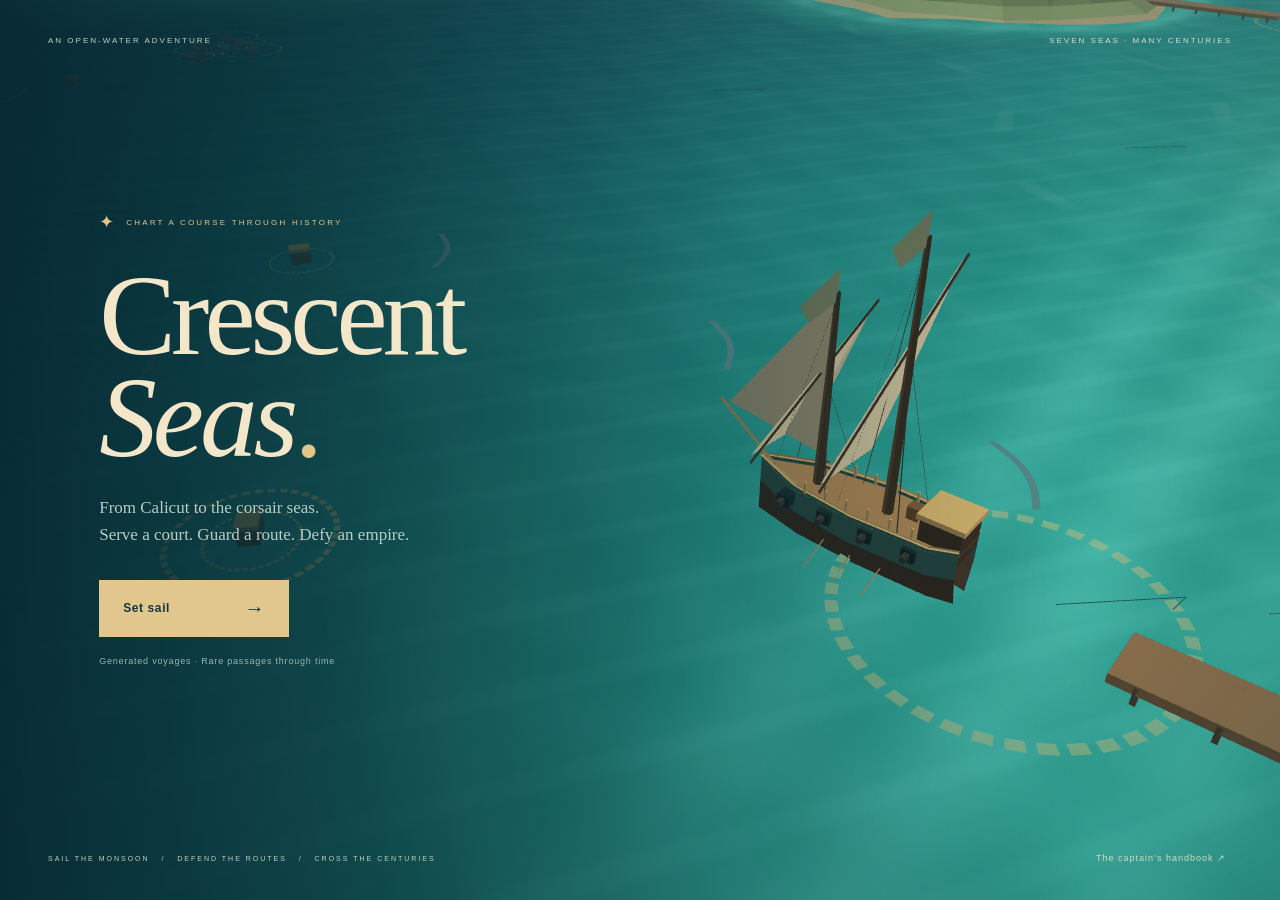
<file: index.html>
<!doctype html>
<html lang="en">
<head>
  <meta charset="utf-8">
  <meta name="viewport" content="width=device-width, initial-scale=1, viewport-fit=cover">
  <meta name="theme-color" content="#092e35">
  <meta name="description" content="An open-world naval adventure across the Muslim maritime world. Protect trade, confront colonial fleets, and discover rare passages between seas and centuries.">
  <title>Crescent Seas · Empires of the Monsoon</title>
  <link rel="icon" href="data:image/svg+xml,%3Csvg xmlns='http://www.w3.org/2000/svg' viewBox='0 0 64 64'%3E%3Crect width='64' height='64' rx='14' fill='%230d3439'/%3E%3Cpath d='M32 8v37H13l19-37M36 17v28h17L36 17M9 49h48l-8 9H17z' fill='%23e3c68a'/%3E%3C/svg%3E">
  <link rel="stylesheet" href="style.css?v=11">
</head>
<body>
  <main id="game-shell">
    <canvas id="sea" tabindex="0" aria-label="3D sailing game. Left and right arrows steer, hold up to row; V, X, Z set full, reefed, furled sails. Space fires a broadside. E docks, B boards. M opens the chart. Escape pauses."></canvas>
    <div class="film-grain" aria-hidden="true"></div>
    <div id="game-ui" hidden>
      <header class="topbar">
        <a class="brand" href="#" id="brand-button" aria-label="Open voyage journal"><span class="brand-mark">☾</span><span>CRESCENT SEAS<small>EMPIRES OF THE MONSOON</small></span></a>
        <div class="top-stats"><div><small>GOLD</small><strong id="gold">320</strong></div><div><small>CARGO VALUE</small><strong id="cargo">0</strong></div><div class="date-stat"><small>AT SEA</small><strong id="day">Day 01</strong></div><button id="sound" class="square" title="Enable sound" aria-label="Enable sound">♫</button><button id="pause" class="square" title="Pause (Escape)" aria-label="Pause game">Ⅱ</button></div>
      </header>
      <div class="world-strip"><button id="atlas-button"><span id="world-region">MALABAR & GUJARAT · 1530</span> <kbd>G</kbd> ↗</button><span id="service-label"></span><button id="codex-button">History & legend ↗</button></div>
      <aside class="commission-panel"><div class="eyebrow"><span class="diamond">◆</span> SEA COMMISSION <span id="act">1 / 2</span></div><h1 id="mission-title">Convoy supplies in the shallows</h1><p id="mission-text"></p><div class="mission-progress"><span id="mission-progress"></span></div><button class="text-button" id="journal-button">Open captain’s journal <span>J ↗</span></button></aside>
      <aside id="target-card" class="target-card" hidden><div class="eyebrow" id="target-role">ARMED IMPERIAL FLEET</div><h2 id="target-name"></h2><div class="target-health"><span id="target-hull"></span></div><p id="target-detail"></p><button id="board-button" class="text-button" hidden>Launch boarding party <span>B ↗</span></button></aside>
      <div id="world-labels" aria-hidden="true"></div>
      <div id="messages" class="messages" role="status" aria-live="polite"></div>
      <div id="loss-overlay" hidden aria-live="polite"><span class="eyebrow">SHIP LOST</span><h2>Abandon ship.</h2><p>Your crew is pulling clear of the wreck.</p><progress id="rescue-progress" value="0" max="5.8" aria-label="Rescue progress"></progress></div>
      <div id="context" class="context" hidden><span id="context-text"></span><button id="context-button">E · ENTER PORT</button></div>
      <section class="ship-panel" aria-label="Your ship status"><div class="ship-title"><span class="ship-icon">⛵</span><div><small id="ship-class">8-GUN COASTAL CRAFT</small><strong id="ship-name">Safina</strong></div><button id="ship-details" class="square" aria-label="Ship details">↗</button></div><div class="ship-meters"><label>HULL <span id="hull-text">100%</span><div class="meter"><i id="hull-fill"></i></div></label><label>SAILS <span id="sails-text">100%</span><div class="meter sails"><i id="sails-fill"></i></div></label><label>CREW <span id="crew-text">40</span><div class="meter crew"><i id="crew-fill"></i></div></label></div></section>
      <section class="helm-panel" aria-label="Sailing and ammunition"><div class="sailing-readout"><div><strong id="speed">0.0</strong><small>KNOTS</small></div><div class="sail-switch"><button id="full-sails" class="active" title="Full sails (V): fastest with favorable wind; wide turns and greatest storm exposure">FULL SAILS <kbd>V</kbd></button><button id="reef-sails" title="Reef sails (X): 65% sail drive, 42% faster turns, half the storm damage to sails">REEFED <kbd>X</kbd></button><button id="furl-sails" title="Furl sails (Z / ↓): no wind drive; best rowing into headwinds and least storm exposure">FURLED <kbd>Z</kbd></button></div><div class="wind-readout"><span id="wind-arrow">↑</span><div><small>WIND TO</small><strong id="wind-speed">12 kn</strong></div></div></div><p id="sail-guidance" class="sea-guidance">Full sails · best speed with favorable wind</p><div class="sea-directions" aria-label="Wind and current directions"><span id="wind-course"></span><span><b id="current-arrow" aria-hidden="true">↑</b> <span id="current-readout">Current · slack</span></span></div><div class="propulsion-row"><button id="row-hold" data-hold="row">HOLD TO ROW <kbd>↑ / W</kbd></button><div class="oar-status"><span id="oars-state">OARS READY</span><i><b id="oars-fill"></b></i></div></div><div class="battery"><div class="ammo-buttons" role="group" aria-label="Cannon ammunition"><button data-ammo="round" class="active" title="Round shot: hull damage, longest range"><span class="ammo-icon">●</span> ROUND <kbd>1</kbd></button><button data-ammo="chain" title="Chain shot: disable sails, medium range"><span class="ammo-icon">∞</span> CHAIN <kbd>2</kbd></button><button data-ammo="grape" title="Grape shot: reduce crew, short range"><span class="ammo-icon">⁙</span> GRAPE <kbd>3</kbd></button></div><button id="fire" class="fire-button"><span id="fire-text">FIRE BROADSIDE</span><small id="reload-text">SPACE</small><i id="reload-fill"></i></button></div></section>
      <aside class="chart-panel"><div class="chart-heading"><span class="eyebrow">LOCAL WATERS</span><button id="map-button" aria-label="Open world chart">M ⤢</button></div><canvas id="minimap" width="220" height="155" aria-label="Local sea chart"></canvas><div class="chart-footer"><span id="location">MALABAR COAST</span><span id="weather">FAIR WINDS</span></div></aside>
      <footer class="control-strip"><span><kbd>←</kbd><kbd>→</kbd> Helm</span><span><kbd>↑</kbd> Row</span><span><kbd>F</kbd> Sails</span><span><kbd>SPACE</kbd> Broadside</span><span><kbd>B</kbd> Board</span><span><kbd>E</kbd> Port</span><span><kbd>M</kbd> Chart</span><span class="camera-tip">Drag to orbit · Scroll to zoom · <kbd>C</kbd> Camera</span></footer>
      <div class="touch-helm"><button data-hold="left" aria-label="Steer left">↶</button><button data-hold="right" aria-label="Steer right">↷</button></div>
    </div>
    <section id="welcome" class="welcome">
      <div class="welcome-top"><span>AN OPEN-WATER ADVENTURE</span><span>SEVEN SEAS · MANY CENTURIES</span></div>
      <div class="welcome-copy"><div class="title-rule">✦ <span>CHART A COURSE THROUGH HISTORY</span></div><h1>Crescent<br><em class="seas-word">Seas</em><span>.</span></h1><p>From Calicut to the corsair seas.<br>Serve a court. Guard a route. Defy an empire.</p><button id="start" class="primary">Set sail <span>→</span></button><button id="continue" class="continue" hidden>Continue your voyage ↗</button><small class="welcome-note">Generated voyages · Rare passages through time</small></div>
      <div class="welcome-bottom"><span>SAIL THE MONSOON &nbsp; / &nbsp; DEFEND THE ROUTES &nbsp; / &nbsp; CROSS THE CENTURIES</span><button id="welcome-help">The captain’s handbook ↗</button></div>
    </section>
    <dialog id="modal"><div id="modal-content"></div></dialog>
    <div id="webgl-error" hidden><h1>Your browser couldn’t launch the sea.</h1><p>This game needs WebGL. Enable hardware acceleration or try another browser.</p></div>
    <noscript>This adventure needs JavaScript enabled.</noscript>
  </main>
  <script src="src/worlds.js?v=10"></script>
  <script src="src/engine.js?v=11"></script>
  <script src="src/renderer.js?v=11"></script>
  <script src="src/art.js?v=10"></script>
  <script src="src/audio.js?v=10"></script>
  <script src="src/game.js?v=11"></script>
</body>
</html>
</file>
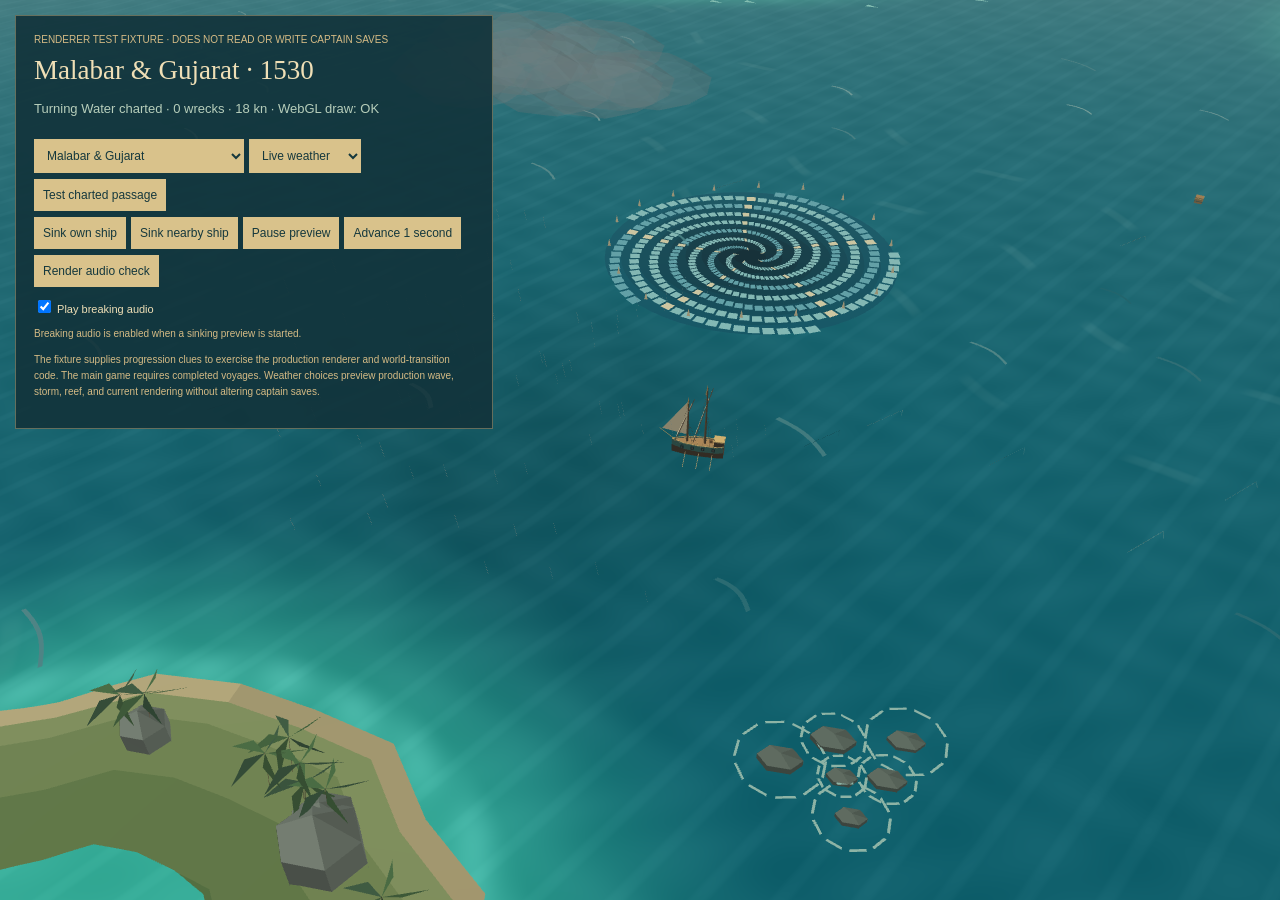
<file: tests/visual.html>
<!doctype html><html lang="en"><meta charset="utf-8"><meta name="viewport" content="width=device-width,initial-scale=1"><title>Crescent Seas · renderer QA</title>
<style>body{margin:0;background:#173a42;color:#efdfb6;font:13px Arial}canvas{position:absolute;inset:0;width:100%;height:100%}aside{position:absolute;top:15px;left:15px;right:15px;background:#12333be8;border:1px solid #e0c48a66;padding:18px;max-width:440px}button,select{background:#d9c28b;color:#15383d;border:0;padding:9px;font:12px Arial;margin:6px 5px 0 0}p{line-height:1.6;color:#b7cebb}h1{font:27px Georgia;margin:10px 0}.note{font-size:10px;color:#d5bb85}</style>
<canvas id="sea"></canvas><aside><div class="note">RENDERER TEST FIXTURE · DOES NOT READ OR WRITE CAPTAIN SAVES</div><h1 id="place"></h1><p id="status"></p><select id="world" aria-label="Test sea"></select><select id="weather-mode" aria-label="Test weather"><option value="live">Live weather</option><option value="breeze">Fresh breeze</option><option value="storm">Storm & reefs</option></select><button id="cross">Test charted passage</button><div><button id="sink-self">Sink own ship</button><button id="sink-other">Sink nearby ship</button><button id="freeze">Pause preview</button><button id="advance">Advance 1 second</button><button id="audio-check">Render audio check</button><label style="display:block;margin-top:10px;font-size:11px"><input type="checkbox" id="preview-sound" checked> Play breaking audio</label></div><p id="audio-status" class="note">Breaking audio is enabled when a sinking preview is started.</p><p class="note">The fixture supplies progression clues to exercise the production renderer and world-transition code. The main game requires completed voyages. Weather choices preview production wave, storm, reef, and current rendering without altering captain saves.</p></aside>
<script src="../src/audio.js"></script><script src="../src/worlds.js"></script><script src="../src/engine.js"></script><script src="../src/renderer.js?v=11"></script><script>
const C=globalThis.Corsair,r=new CorsairRenderer(document.querySelector('canvas'));let state,last=performance.now();
const choose=document.querySelector('select');choose.innerHTML=Object.values(C.WORLDS).map(w=>`<option value="${w.id}">${w.name}</option>`).join('');
function select(id){state=C.create(51,id);state.complete=true;state.voyagesCompleted=3;state.turning.fragments=3;C.updateGate(state);state.player.x=state.gate.x;state.player.z=state.gate.z+200;r.distance=410;r.height=.8;r.follow={x:state.player.x,z:state.player.z};document.querySelector('h1').textContent=C.world(state).name+' · '+C.world(state).year;choose.value=id;}
function weatherMode(){const mode=document.querySelector('#weather-mode').value;state.atmosphere.disabled=mode!=='live';if(mode!=='live'){state.weather=[];state.wind.strength=mode==='storm'?26:17;state.wind.angle=2.4;}if(mode==='storm'){state.weather=[{x:state.player.x+40,z:state.player.z+30,r:300,seed:14,intensity:.95,kind:'Storm'}];state.hazards=[{kind:'reef',x:state.player.x+120,z:state.player.z+70,r:36,seed:5},{kind:'current',x:state.player.x-100,z:state.player.z+50,r:90,angle:2,strength:4,seed:3}];}}
choose.onchange=()=>{select(choose.value);weatherMode();};document.querySelector('#weather-mode').onchange=weatherMode;document.querySelector('button').onclick=()=>{if(!state.gate)return;state.player.x=state.gate.x;state.player.z=state.gate.z;C.travel(state,state.gate.destinations[0]);document.querySelector('h1').textContent=C.world(state).name+' · '+C.world(state).year;choose.value=state.worldId;};
let paused=false,sound=null;
function startSound(){if(!document.querySelector('#preview-sound').checked)return;if(!sound){const ctx=new AudioContext(),gain=ctx.createGain();gain.gain.value=.35;gain.connect(ctx.destination);sound={ctx,gain,noise:CrescentAudio.createNoise(ctx)};}sound.ctx.resume();}
function dispatch(){for(const e of state.events){r.emit(e);if(e.type==='sink'&&sound)CrescentAudio.shipBreak(sound.ctx,sound.gain,sound.noise);}state.events=[];}
function prepareLoss(){if(sound){sound.ctx.close();sound=null;}select(choose.value);state.weather=[];state.atmosphere.disabled=true;state.hazards=[];state.gate=null;state.player.sail=-1;state.ships=[];r.distance=190;paused=false;document.querySelector('#freeze').textContent='Pause preview';startSound();}
document.querySelector('#sink-self').onclick=()=>{prepareLoss();state.player.hull=0;C.step(state);dispatch();};
document.querySelector('#sink-other').onclick=()=>{prepareLoss();const enemy=C.create(54,state.worldId).ships.find(v=>!v.friendly);enemy.x=state.player.x+50;enemy.z=state.player.z-30;enemy.angle=.7;state.ships=[enemy];C.defeatShip(state,enemy);dispatch();};
document.querySelector('#freeze').onclick=()=>{paused=!paused;document.querySelector('#freeze').textContent=paused?'Resume preview':'Pause preview';if(sound)paused?sound.ctx.suspend():sound.ctx.resume();};
function step(dt){if(state.phase==='sinking'||state.wrecks.length)C.step(state,{},dt);else if(state.phase!=='port'){state.time+=dt;C.updateWeather(state,dt);}dispatch();}
document.querySelector('#advance').onclick=()=>{paused=true;document.querySelector('#freeze').textContent='Resume preview';for(let j=0;j<60;j++)step(1/60);if(sound)sound.ctx.suspend();};
document.querySelector('#audio-check').onclick=async()=>{const ctx=new OfflineAudioContext(1,44100*6,44100),gain=ctx.createGain();gain.gain.value=.35;gain.connect(ctx.destination);CrescentAudio.shipBreak(ctx,gain,CrescentAudio.createNoise(ctx),0);const result=await ctx.startRendering(),data=result.getChannelData(0);let peak=0,early=0,late=0;for(let j=0;j<data.length;j++){peak=Math.max(peak,Math.abs(data[j]));if(j<44100)early+=data[j]*data[j];if(j>44100*3&&j<44100*5)late+=data[j]*data[j];}document.querySelector('#audio-status').textContent=`Audio render ${peak>0&&peak<1&&early>0&&late>0?'OK':'FAILED'} · peak ${peak.toFixed(3)} · breaking and water signals present`;};
window.onresize=()=>r.resize();select('india');function tick(now){const dt=Math.min((now-last)/1000,.05);last=now;if(!paused)step(dt);r.frame(state,paused?0:dt);const error=r.gl.getError();document.querySelector('#status').textContent=`${state.phase==='sinking'?'Sinking · rescue in '+Math.max(0,C.SINK_DURATION-state.loss.elapsed).toFixed(1)+' s':state.phase==='port'?'Rescued at '+C.portById(state,state.checkpoint).name:state.gate?'Turning Water charted':'At sea'} · ${state.wrecks.length} wrecks · ${Math.round(C.windAt(state,state.player).strength)} kn · WebGL draw: ${error===0?'OK':error}`;requestAnimationFrame(tick)}requestAnimationFrame(tick);
</script></html>
</file>
<file: style.css>
:root{color-scheme:dark;--ink:#102f32;--paper:#f1e4c6;--muted:#a5bab3;--gold:#e3c589;--line:rgba(226,206,163,.25);--glass:rgba(9,35,40,.86)}
*{box-sizing:border-box}html,body{margin:0;width:100%;height:100%;overflow:hidden}body{font-family:Arial,Helvetica,sans-serif;color:var(--paper);background:#0b535e}button,a{-webkit-tap-highlight-color:transparent}button{font:inherit;color:inherit;cursor:pointer;border:0}button:disabled{opacity:.4;cursor:not-allowed}button:focus-visible,a:focus-visible,canvas:focus-visible{outline:2px solid var(--gold);outline-offset:4px}button:hover:not(:disabled){filter:brightness(1.14)}[hidden]{display:none!important}#game-shell,#sea{position:absolute;inset:0;width:100%;height:100%;display:block}#sea{touch-action:none;outline:none}.film-grain{position:absolute;inset:0;pointer-events:none;background:radial-gradient(ellipse at center,transparent 40%,#062a3440 100%);z-index:1}#game-ui{position:absolute;inset:0;pointer-events:none;z-index:2}#game-ui button,#game-ui a{pointer-events:auto}.topbar{height:88px;display:flex;justify-content:space-between;align-items:center;padding:0 32px;background:linear-gradient(#092a36de,#092a3600);text-shadow:0 1px 4px #00262f}.brand{color:var(--paper);text-decoration:none;display:flex;align-items:center;gap:12px;font-family:Georgia,serif;font-weight:bold;letter-spacing:2px;font-size:17px}.brand i{font-size:11px;font-weight:normal;letter-spacing:0}.brand small{display:block;font-family:Arial,sans-serif;font-weight:normal;letter-spacing:2.1px;font-size:8px;margin-top:9px;color:#c1cfc2}.brand-mark{font-size:34px;color:var(--gold);font-weight:normal}.top-stats{display:flex;align-items:center;gap:28px}.top-stats>div{min-width:85px}.top-stats small{font-size:8px;letter-spacing:1.7px;color:#d2dbcb;display:block;margin-bottom:7px}.top-stats strong{font-family:Georgia,serif;font-size:21px;font-weight:normal;color:#fff0c7}.square{width:32px;height:32px;background:#103b42a0;border:1px solid var(--line);font-size:16px;display:grid;place-items:center}.top-stats .square+.square{margin-left:-18px}.eyebrow{font-size:9px;letter-spacing:1.9px;color:var(--gold);font-weight:bold}.commission-panel{position:absolute;left:30px;top:112px;width:268px;padding:20px 21px 14px;background:linear-gradient(130deg,#102f34f0,#102f34c9);border:1px solid var(--line);border-left:2px solid var(--gold);box-shadow:0 10px 35px #052c3320}.commission-panel .eyebrow{display:flex;align-items:center;gap:7px;font-size:8px;letter-spacing:1.3px}.commission-panel .eyebrow #act{margin-left:auto;color:var(--muted)}.diamond{font-size:11px}.commission-panel h1{font:23px/1.14 Georgia,serif;margin:14px 0 9px}.commission-panel p{font-size:11px;line-height:1.7;color:#bfcfc5;margin:0 0 14px}.mission-progress{height:2px;background:#668c8030;margin:0 0 12px}.mission-progress span{display:block;height:100%;background:var(--gold);width:0;transition:width .4s}.text-button{background:none;width:100%;padding:6px 0;font-size:10px;color:var(--gold);text-align:left;display:flex;justify-content:space-between;gap:10px}.text-button span{color:var(--muted)}.target-card{position:absolute;top:114px;right:30px;width:240px;background:var(--glass);border:1px solid #de866361;padding:17px 19px}.target-card .eyebrow{color:#f0a07f}.target-card h2{font:22px Georgia,serif;margin:8px 0 12px}.target-health{height:3px;background:#38504c}.target-health span{display:block;background:#d98363;height:100%}.target-card p{font-size:10px;color:#bdccc0;line-height:1.6;margin:10px 0 0}.messages{position:absolute;top:100px;left:50%;transform:translateX(-50%);display:flex;align-items:center;flex-direction:column;gap:8px;width:min(440px,40vw)}.message{font-size:11px;line-height:1.5;letter-spacing:.3px;padding:10px 17px;background:#11363be8;border:1px solid var(--line);text-align:center;animation:arrive .25s ease-out}.message.good{border-color:#9bbe9266;color:#e0edc3}.message.warning{border-color:#eeb37b88;color:#f5cca2}@keyframes arrive{from{opacity:0;transform:translateY(-8px)}to{opacity:1;transform:translateY(0)}}.context{position:absolute;left:50%;bottom:233px;transform:translateX(-50%);display:flex;flex-direction:column;align-items:center;gap:9px;font-size:12px;text-shadow:0 1px 7px #092a36}.context button{background:var(--paper);color:#183a3e;padding:12px 20px;font-size:10px;font-weight:bold;letter-spacing:1.5px;box-shadow:0 6px 25px #062a3555}.ship-panel,.helm-panel,.chart-panel{position:absolute;bottom:55px;background:var(--glass);border:1px solid var(--line);box-shadow:0 10px 30px #052d3522}.ship-panel{left:30px;width:245px;padding:17px 18px}.ship-title{display:flex;gap:12px;align-items:center;margin-bottom:16px}.ship-icon{font-size:30px;color:var(--gold)}.ship-title small{font-size:8px;letter-spacing:1.5px;color:var(--muted);display:block;margin-bottom:5px}.ship-title strong{font:19px Georgia,serif;font-weight:normal}.ship-title .square{margin-left:auto;width:25px;height:25px;font-size:12px}.ship-meters{display:flex;gap:12px}.ship-meters label{font-size:8px;letter-spacing:1px;color:#9fb7ae;flex:1}.ship-meters label span{display:block;color:#e8e3c8;font-size:11px;margin:6px 0 7px;letter-spacing:0}.meter{height:3px;background:#a6b4a233}.meter i{display:block;width:100%;height:100%;background:#d6bc7d;transition:width .2s}.meter.sails i{background:#93c5bb}.meter.crew i{background:#aaaec0}.helm-panel{left:50%;transform:translateX(-50%);width:448px;padding:14px 16px}.sailing-readout{display:flex;align-items:center;gap:20px;margin-bottom:13px}.sailing-readout>div:first-child{min-width:60px}.sailing-readout>div:first-child strong{font:29px Georgia,serif;display:block;color:#fff1d0}.sailing-readout>div:first-child small{font-size:8px;letter-spacing:1.9px;color:var(--muted);display:block;margin-top:3px}.sail-switch{display:flex;flex-direction:column;gap:6px;border-left:1px solid var(--line);padding-left:17px;flex:1}.sail-switch button{background:none;font-size:9px;letter-spacing:1px;color:#78978f;text-align:left;padding:1px}.sail-switch button.active{color:var(--paper)}kbd{font:9px Arial,sans-serif;border:1px solid #97b3a64d;color:#b9c9b9;padding:2px 4px;border-radius:2px;display:inline-block;line-height:1}.sail-switch kbd{float:right}.wind-readout{display:flex;align-items:center;gap:10px;padding-left:10px}.wind-readout>span{font-size:29px;color:var(--gold);display:inline-block}.wind-readout small{font-size:8px;letter-spacing:1.4px;color:var(--muted);display:block;margin-bottom:5px}.wind-readout strong{font:17px Georgia,serif}.battery{display:flex;gap:12px;border-top:1px solid var(--line);padding-top:12px}.ammo-buttons{display:flex;gap:7px;flex:1}.ammo-buttons button{display:flex;flex-direction:column;align-items:center;gap:4px;background:none;border:1px solid transparent;padding:4px 7px;font-size:7px;color:#95aea1;letter-spacing:.8px;min-width:54px}.ammo-buttons button.active{border-color:#e2c68c6b;background:#d9bd7d10;color:var(--gold)}.ammo-icon{font-size:17px;line-height:20px}.ammo-buttons kbd{font-size:7px;border:0;padding:0;color:inherit}.fire-button{position:relative;overflow:hidden;min-width:155px;background:#ddc186;color:#16363a;font-weight:bold;letter-spacing:1px;font-size:10px;padding:12px 9px}.fire-button span,.fire-button small{position:relative;z-index:1}.fire-button small{display:block;font-size:8px;letter-spacing:1.5px;margin-top:6px;opacity:.7}.fire-button i{position:absolute;left:0;bottom:0;height:3px;background:#7b5836;width:100%}.chart-panel{right:30px;width:221px;padding:13px 13px 10px}.chart-heading{display:flex;justify-content:space-between;align-items:center;margin-bottom:6px}.chart-heading .eyebrow{font-size:8px}.chart-heading button{background:none;font-size:11px;color:var(--muted);padding:0}#minimap{width:100%;height:133px;display:block}.chart-footer{display:flex;justify-content:space-between;color:#9fb4a4;font-size:6px;letter-spacing:.8px;border-top:1px solid var(--line);padding-top:8px;gap:5px}.control-strip{position:absolute;bottom:0;left:0;right:0;display:flex;align-items:center;justify-content:center;gap:22px;background:#092a36bd;height:35px;font-size:9px;color:#aac0b3}.control-strip span{display:flex;align-items:center;gap:5px}.control-strip .camera-tip{margin-left:15px;font-size:8px;color:#8daba3}.touch-helm{display:none}.world-label{position:absolute;transform:translate(-50%,-100%);font-size:9px;text-align:center;text-shadow:0 1px 5px #06313e,0 0 14px #06313e;letter-spacing:2px;white-space:nowrap;color:#fff0cb}.world-label small{font-size:7px;display:block;letter-spacing:1.2px;color:#c5d7ca;margin-top:5px}.world-label .pin{display:block;color:var(--gold);font-size:18px;line-height:16px;margin:8px}.welcome{position:absolute;inset:0;z-index:3;background:linear-gradient(90deg,#072731ef 0%,#092e36c2 25%,#092e3640 58%,#092e3600 85%);padding:36px 48px;display:flex;flex-direction:column;justify-content:space-between;pointer-events:none}.welcome button{pointer-events:auto}.welcome-top,.welcome-bottom{display:flex;justify-content:space-between;align-items:center;font-size:8px;letter-spacing:2px;color:#c3d1bc}.welcome-copy{padding-left:4vw;max-width:670px;margin-top:-20px}.title-rule{color:var(--gold);display:flex;align-items:center;gap:12px;font-size:18px}.title-rule span{font-size:8px;letter-spacing:2.2px}.welcome h1{font:clamp(70px,9.7vw,140px)/.82 Georgia,serif;letter-spacing:-5px;margin:32px 0 26px;color:#f3e6c9;font-weight:normal}.welcome h1 em{font-size:.35em;letter-spacing:-1.5px;white-space:nowrap}.welcome h1>span{color:var(--gold)}.welcome-copy p{font:17px/1.6 Georgia,serif;color:#b8cdc4;margin-bottom:31px}.primary{background:#e1c68e;color:#15373b;display:flex;align-items:center;justify-content:space-between;gap:55px;font-size:12px;font-weight:bold;letter-spacing:.6px;padding:17px 24px;min-width:190px}.primary span{font-size:20px;font-weight:normal}.welcome-note{font-size:9px;color:#9ab6ac;display:block;margin-top:19px;letter-spacing:.8px}.continue{background:none;padding:15px 0 0;text-align:left;color:#e0cb9c;font-size:11px}.welcome-bottom button{background:none;font-size:9px;color:#d0d9bd;letter-spacing:1px}.welcome-bottom>span{font-size:7px}.welcome-top span:last-child{color:#d5dfc7}dialog{background:#102e33;border:1px solid #dfc89570;color:var(--paper);padding:0;width:min(880px,calc(100vw - 36px));max-height:calc(100dvh - 50px);box-shadow:0 30px 120px #03191bbd}dialog::backdrop{background:#051e27a6;backdrop-filter:blur(5px)}.modal-inner{padding:34px 38px}.modal-top{display:flex;justify-content:space-between;align-items:flex-start;gap:20px;margin-bottom:22px}.modal-top h2{font:38px/1.1 Georgia,serif;font-weight:normal;margin:10px 0}.modal-top p,.modal-lead{color:#b3c8bb;font-size:12px;line-height:1.8;max-width:590px;margin:10px 0}.modal-top .square{flex-shrink:0}.modal-tabs{display:flex;gap:20px;border-bottom:1px solid var(--line);margin-bottom:20px}.modal-tabs button{background:none;color:#a3bbae;font-size:10px;letter-spacing:1px;padding:0 0 14px}.modal-tabs button.active{color:var(--gold);border-bottom:2px solid var(--gold)}.port-balance{display:flex;justify-content:space-between;align-items:center;padding:15px 18px;background:#dfca9710;border:1px solid var(--line);font-size:11px;margin-bottom:19px;gap:14px}.port-balance strong{font:22px Georgia,serif;color:var(--gold)}.shop-grid{display:grid;grid-template-columns:repeat(3,1fr);gap:12px}.shop-card{padding:19px;background:#183c3b77;border:1px solid var(--line);display:flex;flex-direction:column}.shop-card .shop-icon{font:28px Georgia,serif;color:var(--gold)}.shop-card h3{font:20px Georgia,serif;margin:13px 0 7px;font-weight:normal}.shop-card p{font-size:10px;line-height:1.7;color:#a9c0b2;margin:0 0 16px;flex:1}.shop-card button,.secondary{border:1px solid #dec38b77;padding:10px 12px;background:#d5bd8312;font-size:10px;letter-spacing:.5px;color:#e2cb9f}.shop-card small{display:block;margin-bottom:9px;font-size:8px;letter-spacing:1px;color:#809f92}.modal-actions{display:flex;justify-content:space-between;align-items:center;gap:12px;margin-top:26px}.modal-actions .secondary{padding:15px 22px}.journal-list{list-style:none;padding:0;counter-reset:chapter}.journal-list li{display:flex;gap:20px;padding:18px 0;border-bottom:1px solid var(--line);opacity:.5}.journal-list li.current,.journal-list li.done{opacity:1}.journal-list li.current{background:#d6bd8510;padding-left:16px;padding-right:16px;border-left:2px solid var(--gold)}.chapter-number{font:25px Georgia,serif;color:var(--gold);min-width:30px}.journal-list h3{font:20px Georgia,serif;margin:0 0 6px;font-weight:normal}.journal-list p{font-size:11px;color:#adc4b5;line-height:1.7;margin:0}.journal-list small{font-size:8px;letter-spacing:1.5px;color:var(--gold);display:block;margin-top:9px}.handbook{display:grid;grid-template-columns:1fr 1fr;gap:25px}.handbook h3{font:22px Georgia,serif;font-weight:normal;margin:4px 0 12px;color:#e2c991}.handbook p{font-size:12px;line-height:1.9;color:#bad0c0}.handbook dl{font-size:11px;line-height:1.8;display:grid;grid-template-columns:110px 1fr;gap:6px}.handbook dt{color:var(--gold)}.handbook dd{margin:0;color:#acc3b3}.map-wrap{position:relative;background:#e5d5ae;padding:14px}.map-wrap canvas{width:100%;height:min(49vh,470px);display:block;touch-action:none;cursor:crosshair}.map-key{font-size:9px;color:#a9c2b3;line-height:1.8;margin-top:15px;display:flex;justify-content:space-between;gap:15px}.campaign-seal{font-size:50px;text-align:center;color:var(--gold);margin:20px}.victory{text-align:center}.victory .modal-top{justify-content:center}.victory p{margin-inline:auto}.victory .modal-actions{justify-content:center}.danger-button{color:#e5a18a;border-color:#c6866a66}.save-note{font-size:10px;color:#91aea0;line-height:1.7}.danger-note{font-size:11px;color:#dfaa84}.touch-helm button{touch-action:none}#webgl-error{position:absolute;inset:15%;background:#102f35;padding:40px;z-index:10}#webgl-error h1{font:34px Georgia,serif}#webgl-error p{line-height:1.8}noscript{position:absolute;top:20px;left:20px;background:#102f35;padding:20px;z-index:10}
@media(min-width:1600px){.commission-panel{width:290px}.helm-panel{width:480px}.ship-panel{width:265px}.chart-panel{width:250px}#minimap{height:150px}}
@media(max-width:1100px){.topbar{padding:0 20px}.brand{font-size:14px}.top-stats{gap:18px}.commission-panel{left:20px;width:235px;top:95px;padding:16px}.commission-panel h1{font-size:21px}.ship-panel{left:20px;width:205px;padding:13px}.ship-title{gap:8px}.ship-title strong{font-size:17px}.helm-panel{width:390px;padding:12px}.chart-panel{right:20px;width:185px}.ammo-buttons{gap:1px}.ammo-buttons button{min-width:47px;padding:4px}.fire-button{min-width:140px}.control-strip{gap:14px}.control-strip .camera-tip{display:none}.target-card{right:20px;top:95px;width:205px}.chart-heading .eyebrow{font-size:7px}.welcome{padding:26px 30px}.shop-grid{grid-template-columns:repeat(2,1fr)}}
@media(max-width:850px){.topbar{height:73px;padding:0 16px}.top-stats{gap:14px}.top-stats>div{min-width:65px}.top-stats .date-stat{display:none}.top-stats strong{font-size:19px}.brand small{font-size:6px;letter-spacing:1.4px}.brand-mark{font-size:27px}.brand{font-size:12px;gap:7px}.top-stats small{font-size:7px}.commission-panel{top:85px;left:16px;width:215px}.commission-panel h1{font-size:20px}.commission-panel p{font-size:10px}.commission-panel .eyebrow{font-size:7px}.chart-panel{right:16px;bottom:233px;width:155px;padding:9px}#minimap{height:100px}.chart-footer{font-size:5px}.ship-panel{left:16px;bottom:223px;width:180px}.ship-title{margin-bottom:10px}.ship-title strong{font-size:16px}.ship-icon{display:none}.helm-panel{bottom:44px;width:440px}.control-strip{height:29px;font-size:8px}.context{bottom:245px}.target-card{width:180px;right:16px;top:85px;padding:14px}.target-card h2{font-size:19px}.messages{top:77px;width:38vw}.message{font-size:10px;padding:9px}.touch-helm{display:flex;position:absolute;bottom:235px;left:50%;transform:translateX(-50%);gap:22px;pointer-events:auto}.touch-helm button{width:51px;height:48px;background:#10383cbb;border:1px solid var(--line);font-size:28px}.context{bottom:300px}.welcome h1{font-size:90px}.welcome-copy{padding-left:2vw}.welcome-top{font-size:7px;letter-spacing:1.5px}.welcome-bottom>span{max-width:250px;line-height:2}.modal-inner{padding:25px}.modal-top h2{font-size:32px}}
@media(max-width:540px){.topbar{padding:0 12px}.brand{font-size:9px;letter-spacing:1.1px}.brand small{display:none}.brand-mark{font-size:25px}.top-stats{gap:10px}.top-stats>div{min-width:42px}.top-stats strong{font-size:17px}.top-stats small{font-size:6px;letter-spacing:.6px}.top-stats .square{width:27px;height:27px;font-size:12px}.top-stats .square+.square{margin-left:-5px}.commission-panel{left:12px;top:76px;width:186px;padding:12px}.commission-panel h1{font-size:19px;margin-top:10px}.commission-panel p{line-height:1.6;font-size:9px;margin-bottom:8px}.commission-panel .eyebrow{font-size:6px;letter-spacing:.6px}.commission-panel .text-button{font-size:8px}.target-card{right:12px;top:76px;width:145px;padding:10px}.target-card .eyebrow{font-size:7px}.target-card h2{font-size:17px}.target-card p{font-size:8px}.ship-panel{left:12px;bottom:218px;width:166px;padding:10px}.ship-title strong{font-size:15px}.ship-title small{font-size:6px}.ship-meters label{font-size:7px;letter-spacing:.5px}.ship-meters label span{font-size:10px}.chart-panel{right:12px;bottom:218px;width:135px}.chart-heading .eyebrow{font-size:6px;letter-spacing:1px}#minimap{height:80px}.chart-footer{letter-spacing:0;font-size:5px}.helm-panel{bottom:42px;width:calc(100% - 24px);max-width:440px;padding:10px 12px}.sailing-readout{gap:10px;margin-bottom:9px}.sailing-readout>div:first-child strong{font-size:25px}.sail-switch{padding-left:12px}.wind-readout{padding-left:0}.wind-readout strong{font-size:15px}.battery{gap:8px;padding-top:9px}.fire-button{min-width:125px;font-size:9px;padding:9px 6px}.ammo-buttons button{font-size:6px;min-width:39px;padding:2px}.ammo-icon{font-size:15px}.control-strip{gap:10px;font-size:7px}.control-strip span:nth-child(3),.control-strip span:nth-child(4){display:none}.control-strip kbd{font-size:8px}.touch-helm{bottom:351px;gap:30px}.context{bottom:293px;width:100%;font-size:10px}.context button{font-size:9px;padding:10px 15px}.messages{top:260px;width:80vw}.message{font-size:10px}.welcome{padding:24px}.welcome-top span:last-child{display:none}.welcome h1{font-size:83px;letter-spacing:-4px;margin:28px 0}.welcome-copy{padding:0;margin-top:-30px}.welcome-copy p{font-size:15px}.welcome-bottom>span{display:none}.welcome-bottom button{font-size:8px}.title-rule span{font-size:7px;letter-spacing:1.5px}.welcome-note{font-size:8px}.modal-inner{padding:20px}.modal-top h2{font-size:29px}.modal-top p{font-size:11px}.shop-grid{gap:8px}.shop-card{padding:13px}.shop-card h3{font-size:18px}.shop-card p{font-size:9px}.shop-card button{font-size:9px;padding:9px 5px}.handbook{grid-template-columns:1fr;gap:5px}.handbook dl{grid-template-columns:95px 1fr;font-size:10px}.journal-list h3{font-size:18px}.journal-list p{font-size:10px}.chapter-number{min-width:23px;font-size:22px}.journal-list li{gap:12px}.modal-actions{flex-wrap:wrap}.modal-actions .primary{min-width:0;flex:1}.port-balance{padding:12px;font-size:10px}.map-key{font-size:8px}.save-note{font-size:9px}}
@media(pointer:fine) and (min-width:851px){.touch-helm{display:none}}@media(prefers-reduced-motion:reduce){*{animation:none!important;transition:none!important}dialog::backdrop{backdrop-filter:none}}

/* Illustrated fittings and an open-ended voyage board. */
.nautical-art{width:100%;height:auto;display:block;overflow:visible}.shop-card.illustrated{padding:0;background:linear-gradient(135deg,#254c48,#183937);overflow:hidden}.upgrade-art{position:relative;background:radial-gradient(ellipse at center,#52766a50,transparent 75%);border-bottom:1px solid var(--line)}.upgrade-art .nautical-art{height:130px}.level-pips{position:absolute;bottom:10px;left:13px;display:flex;gap:5px}.level-pips i{width:6px;height:6px;border:1px solid #ccb47d88;transform:rotate(45deg);background:#143b3b}.level-pips i.filled{background:#d9bf83}.fitting-body{padding:16px;display:flex;flex-direction:column;flex:1}.fitting-body h3{margin:0 0 14px;font-size:22px}.upgrade-comparison{display:flex;justify-content:space-between;align-items:flex-end;gap:6px;min-height:30px}.upgrade-comparison small{font-size:7px;letter-spacing:1px;color:#acc0a7;margin:0 0 2px;max-width:75px;line-height:1.5}.upgrade-comparison span{font-family:Georgia,serif;font-size:16px;color:#98ac9a;white-space:nowrap}.upgrade-comparison b{font:11px Arial,sans-serif;margin:0 5px;color:#a1b29a}.upgrade-comparison strong{color:#e9d4a0;font-weight:normal}.upgrade-bars{height:9px;margin:8px 0 17px;position:relative;background:#b8c7a510}.upgrade-bars i,.upgrade-bars b{position:absolute;left:0;top:0;height:3px;background:#688b7b}.upgrade-bars b{top:5px;background:#d2b778}.fitting-body>button{margin-top:auto;width:100%;padding:12px 7px;background:#e0c489;color:#18383a;border:0;font-weight:bold}.fitting-body>button:disabled{color:#c7c6a0;background:#7d987a1c;border:1px solid var(--line);opacity:.55}.installed .upgrade-art{opacity:.7}.vessel-card>.nautical-art{height:155px;background:linear-gradient(180deg,transparent,#40807822)}.vessel-card .eyebrow{font-size:7px;letter-spacing:1.3px;margin-bottom:8px}.vessel-card h3{font-size:27px;margin-bottom:16px}.vessel-stats{display:flex;gap:12px;justify-content:space-between;margin:0 0 20px}.vessel-stats span{display:flex;align-items:center;flex-wrap:wrap;gap:5px}.vessel-stats i{font-size:12px;color:#9db7a2;font-style:normal}.vessel-stats strong{font:20px Georgia,serif;color:#ecdbac}.vessel-stats small{width:100%;font-size:7px;letter-spacing:1px;color:#8eaf99;margin:0}.reward-ribbon{display:flex;align-items:center;justify-content:space-between;background:#b6c48a12;border-left:2px solid #b6c48a;color:#bdd2a2;padding:12px 16px;font-size:11px;margin:0 0 20px}.reward-ribbon strong{font:20px Georgia,serif;color:#ead098}.harbor-hero{display:grid;grid-template-columns:1fr 1fr;align-items:center;border:1px solid var(--line);background:radial-gradient(ellipse at 25% 50%,#456f6044,transparent);padding:20px;gap:25px}.harbor-hero>div .nautical-art{height:190px}.harbor-hero h3{font:29px Georgia,serif;margin:10px 0 20px;font-weight:normal}.harbor-hero .eyebrow{font-size:8px}.harbor-hero .secondary{margin-top:14px;width:100%}.refit-meters label{display:flex;align-items:center;gap:12px;font-size:7px;color:#a1b69e;letter-spacing:1px;margin:9px 0}.refit-meters label>div{height:4px;background:#a9bd9c22;flex:1}.refit-meters i{height:100%;background:#d9c28a;display:block}.refit-meters label>span{min-width:32px;text-align:right;font-size:9px;color:#d4d8b8}.harbor-choices{margin-top:14px;display:grid;gap:8px}.harbor-choices>button{background:#bac19508;border:1px solid var(--line);padding:16px;display:flex;align-items:center;gap:17px;text-align:left}.harbor-choices>button>span{font:28px Georgia,serif;color:var(--gold);width:29px;text-align:center}.harbor-choices>button>div{flex:1}.harbor-choices strong{display:block;font:19px Georgia,serif;font-weight:normal;margin-bottom:6px}.harbor-choices small{font-size:9px;color:#94b09b;line-height:1.6}.harbor-choices b{font-size:17px;font-weight:normal;color:#d5c08b}.new-dot{color:var(--gold);font-size:7px;margin-left:2px}.offers-intro{display:flex;justify-content:space-between;align-items:center;gap:24px;margin-bottom:18px}.offers-intro p{font:16px/1.5 Georgia,serif;color:#b8cbb3;margin:0;max-width:410px}.offers-intro>span{font-size:7px;letter-spacing:1.4px;line-height:1.8;text-align:right;max-width:120px;color:#c6be92}.contract-grid{display:grid;grid-template-columns:repeat(3,1fr);gap:14px}.contract-card{border:1px solid var(--line);background:linear-gradient(150deg,#264b455c,#193a36aa);padding:0 17px 17px;display:flex;flex-direction:column;position:relative}.contract-picture{background:radial-gradient(ellipse at center,#72927135,transparent 70%)}.contract-picture .nautical-art{height:140px}.contract-card .eyebrow{font-size:6px;letter-spacing:1.1px;margin:0 0 10px}.contract-card h3{font:25px/1.15 Georgia,serif;font-weight:normal;min-height:58px;margin:0 0 14px}.route-tokens{display:flex;gap:4px;flex-wrap:wrap;align-items:center}.route-tokens span{font-size:7px;letter-spacing:.1px;padding:5px;background:#d4c18b0b;border:1px solid #a9bb8f20;white-space:nowrap;color:#b3c7aa}.route-tokens b{font-size:9px;color:#9d9e78;font-weight:normal}.route-tokens span.current{color:#e4c991;border-color:#ccb47866}.contract-route{font-size:8px;color:#89aa97;line-height:1.8;margin:12px 0 18px;flex:1}.contract-pay{border-top:1px solid var(--line);padding-top:15px;margin-bottom:16px}.contract-pay strong{font:25px Georgia,serif;font-weight:normal;color:#e7c98d;display:block;margin-bottom:5px}.contract-pay>span{font-size:6px;letter-spacing:1.4px;color:#a6bc9f}.contract-card .primary{min-width:0;gap:10px;font-size:9px;padding:12px 10px;white-space:nowrap}.contract-card .primary span{font-size:16px}.active-contract{display:grid;grid-template-columns:200px 1fr;gap:24px;align-items:center;border:1px solid var(--line);padding:18px}.active-contract h3{font:28px Georgia,serif;margin:13px 0}.active-contract p{font-size:11px;line-height:1.8;color:#a9c2ac}.active-contract .secondary{margin-top:20px}.active-contract .eyebrow{font-size:7px;letter-spacing:1.3px}.relic-bonuses{display:flex;justify-content:space-around;background:#a0b58c0b;border:1px solid var(--line);padding:20px 8px;margin-bottom:20px}.relic-bonuses strong{font:27px Georgia,serif;color:var(--gold);display:block;font-weight:normal}.relic-bonuses small{font-size:7px;letter-spacing:1px;color:#a4bc9f;display:block;margin-top:6px}.artifact-card{background:radial-gradient(ellipse at 50% 35%,#829d6322,transparent),#193a36;border:1px solid var(--line);padding:0 16px 20px;text-align:center}.artifact-card.rare{border-color:#7eaeb07a;background:radial-gradient(ellipse at 50% 30%,#7ab3af22,transparent),#193a36}.artifact-card.legendary{border-color:#d0ab617a;background:radial-gradient(ellipse at 50% 30%,#d3aa5022,transparent),#193a36}.artifact-card small{font-size:7px;letter-spacing:1.8px;color:#b6c48e;display:block;margin:3px 0 11px}.artifact-card h3{font:21px/1.25 Georgia,serif;font-weight:normal;margin:0 0 10px}.artifact-card>span{font-size:9px;color:#a7c1a0}.cabinet-empty{text-align:center;padding:0 24px 25px}.cabinet-empty .nautical-art{height:150px}.cabinet-empty h3{font:25px Georgia,serif;font-weight:normal;margin:12px 0}.cabinet-empty p{font-size:11px;line-height:1.8;color:#a9c0a8;max-width:420px;margin:0 auto 20px}.journal-art{width:130px;flex-shrink:0}.journal-art .nautical-art{height:95px}.journal-list li{align-items:center}.journal-list .eyebrow{font-size:7px;display:block;margin-bottom:9px}.voyage-complete-art{width:220px;margin:0 auto 15px}.victory .modal-top{text-align:center}.victory .modal-lead{text-align:center}.modal-tabs{gap:22px}.modal-tabs button{font-size:9px}.save-note{max-width:430px}
@media(max-width:850px){.contract-grid{gap:10px}.contract-card{padding:0 12px 12px}.contract-card h3{font-size:22px}.contract-card .primary{font-size:8px}.contract-picture .nautical-art{height:120px}.modal-tabs{gap:18px}.harbor-hero{gap:16px;padding:16px}.harbor-hero h3{font-size:25px}.upgrade-comparison span{font-size:17px}.active-contract{grid-template-columns:160px 1fr}}
@media(max-width:650px){.contract-grid{grid-template-columns:1fr}.contract-card{display:grid;grid-template-columns:115px 1fr;gap:0 13px;padding:15px}.contract-card>.contract-picture{grid-row:1/5;display:flex;align-items:center}.contract-picture .nautical-art{height:100px}.contract-card .eyebrow{font-size:7px;margin-bottom:7px}.contract-card h3{min-height:0;font-size:23px;margin-bottom:10px}.contract-card .route-tokens{margin-bottom:9px}.contract-card .contract-route{margin:0 0 13px}.contract-pay{grid-column:1;padding:8px 0 0;margin-bottom:0}.contract-pay strong{font-size:22px}.contract-pay>span{font-size:5px;letter-spacing:.8px}.contract-card .primary{grid-column:2;margin-top:6px;font-size:9px}.active-contract{grid-template-columns:105px 1fr;padding:14px;gap:13px}.active-contract h3{font-size:23px}.active-contract p{font-size:10px}.active-contract .eyebrow{font-size:6px}.harbor-hero{grid-template-columns:1fr 1fr;padding:13px;gap:8px}.harbor-hero>div .nautical-art{height:160px}.harbor-hero h3{font-size:21px}.harbor-hero .eyebrow{font-size:6px}.harbor-hero .secondary{font-size:8px;padding:10px 5px}.harbor-choices>button{padding:12px;gap:12px}.harbor-choices strong{font-size:18px}.harbor-choices small{font-size:8px}.fitting-body{padding:13px}.fitting-body h3{font-size:20px;margin-bottom:10px}.upgrade-comparison{display:block;min-height:40px}.upgrade-comparison small{max-width:none;font-size:6px;display:block;margin-bottom:5px}.upgrade-comparison span{font-size:18px}.upgrade-art .nautical-art{height:110px}.vessel-card>.nautical-art{height:120px}.vessel-stats{gap:6px;flex-wrap:wrap}.vessel-stats strong{font-size:18px}.vessel-stats span{gap:4px}.vessel-stats small{font-size:6px}.vessel-card .eyebrow{font-size:6px;letter-spacing:.5px}.vessel-card h3{font-size:25px}.modal-tabs{gap:15px;overflow-x:auto}.modal-tabs button{font-size:7px;letter-spacing:.6px;white-space:nowrap}.journal-art{width:85px}.journal-art .nautical-art{height:75px}.relic-bonuses strong{font-size:24px}.relic-bonuses small{font-size:6px;letter-spacing:.5px}.artifact-card{padding:0 10px 16px}.artifact-card h3{font-size:18px}.artifact-card>span{font-size:8px}}
.livery-options{display:flex;gap:8px;margin:12px 0 2px}.livery-options button{padding:4px;border:1px solid transparent;background:none;width:28px;height:28px}.livery-options button.chosen{border-color:#dfc58b}.livery-options i{display:block;width:18px;height:18px;border:1px solid #e3cf9b66;transform:rotate(-7deg)}.swatch-teal{background:linear-gradient(135deg,#477d71 60%,#dfcfa2 60%)}.swatch-indigo{background:linear-gradient(135deg,#566582 60%,#dfc082 60%)}.swatch-ochre{background:linear-gradient(135deg,#a8814c 60%,#d2b373 60%)}
/* Crescent Seas: regional identity, courts, and rare temporal passages. */
.world-strip{position:absolute;left:30px;right:30px;top:80px;display:flex;align-items:center;gap:25px;font-size:8px;letter-spacing:1px;color:#c7d4bd;text-shadow:0 1px 5px #10343c}.world-strip button{background:#13363d99;border:1px solid #c4bf8c33;padding:7px 10px;font-size:8px;letter-spacing:1px;white-space:nowrap}.world-strip button:last-child{margin-left:auto;border:0;background:none;color:#adc4b8}.world-strip kbd{font-size:7px;margin-left:7px}.brand{font-size:17px}.brand-mark{font-size:36px}.welcome h1{font-size:clamp(73px,9vw,133px);line-height:.88;letter-spacing:-5px}.welcome h1 em.seas-word{font-size:1em;font-style:italic;letter-spacing:-4px}.patron-badge{display:flex;align-items:center;gap:9px;margin:7px 0 14px;font-size:10px;color:#e0d0a7}.patron-badge>span{font:25px Georgia,serif}.patron-badge small{display:block;font-size:7px;color:#93b3a4;letter-spacing:.3px;margin-top:5px}.enemy-caption{font-size:8px;color:#c39279;line-height:1.6;margin:0 0 10px}.contract-card .patron-badge{font-size:9px;min-height:38px}.contract-card .patron-badge small{font-size:6px}.court-grid{display:grid;grid-template-columns:repeat(2,1fr);gap:15px}.court-card{border:1px solid var(--line);padding:22px;background:linear-gradient(145deg,#37524633,#183735)}.court-seal{width:63px;height:63px;display:grid;place-items:center;border:1px solid #d2bf8355;border-radius:50%;font:37px Georgia,serif;margin-bottom:21px;background:#829d7211}.court-card .eyebrow{font-size:7px;line-height:1.7}.court-card h3{font:26px Georgia,serif;font-weight:normal;line-height:1.15;margin:12px 0}.court-card p{font-size:11px;line-height:1.8;color:#abc1af}.court-perk{font-size:10px;color:#deca98;font-weight:normal;display:block;margin:19px 0}.court-standing{display:flex;justify-content:space-between;border-top:1px solid var(--line);padding-top:15px;margin-bottom:18px;font-size:7px;letter-spacing:1px;color:#95b09c}.court-card .secondary{width:100%}.turning-status{display:flex;align-items:center;gap:18px;padding:18px 20px;border:1px solid #81b0a858;background:linear-gradient(120deg,#294d5033,#6f958a15);margin-bottom:25px}.turning-symbol{font:44px Georgia,serif;color:#a5cbc3}.turning-status strong{font:21px Georgia,serif;color:#e3d6ac;font-weight:normal}.turning-status p{font-size:10px;line-height:1.8;color:#a9c3b6;margin:7px 0 0}.turning-status .secondary{white-space:nowrap;margin-left:auto;font-size:9px}.turning-status.charted{border-color:#b7d0a98f;box-shadow:inset 0 0 35px #b1c9b009}.atlas-grid{display:grid;grid-template-columns:repeat(3,1fr);gap:13px}.atlas-card{border:1px solid #a6b78c33;padding:0 16px 18px;background:#1b3d3a;position:relative}.atlas-card.current{border-color:#dcc28caa;background:linear-gradient(140deg,#6c795c33,#1b3d3a)}.region-art{width:100%;height:auto;display:block}.atlas-card .eyebrow{font-size:6px;letter-spacing:1px;line-height:1.8;margin-top:6px;color:#a6c4b3}.atlas-card h3{font:22px/1.15 Georgia,serif;font-weight:normal;margin:9px 0 12px}.atlas-patrons{font-size:8px;line-height:1.8;color:#94b49c;min-height:43px}.atlas-state{display:block;border-top:1px solid #cbb68b33;padding-top:11px;margin-top:13px;font-size:6px;letter-spacing:1px;color:#b6bf9e}.atlas-card.current .atlas-state{color:#ebd19b}.atlas-card.uncharted .region-art{opacity:.55}.passage-options{display:grid;grid-template-columns:repeat(auto-fit,minmax(220px,1fr));gap:20px}.passage-options article{border:1px solid #93c5be66;background:radial-gradient(ellipse at 50% 15%,#5c9b9a55,transparent 70%);padding:10px 23px 23px}.passage-options .region-art{height:160px}.passage-options .eyebrow{font-size:8px;color:#b3d3ca}.passage-options h3{font:31px Georgia,serif;margin:12px 0;font-weight:normal}.passage-options p{font-size:12px;line-height:1.8;color:#adc9bd;min-height:65px}.passage-options .primary{width:100%;margin-top:25px}.arrival-art{background:radial-gradient(ellipse at center,#65918444,transparent 70%)}.arrival-art .region-art{height:210px}.codex-grid{display:grid;grid-template-columns:1fr 1fr;gap:30px}.codex-grid h3{font:25px/1.2 Georgia,serif;margin:15px 0;font-weight:normal}.codex-grid h4{font:17px Georgia,serif;font-weight:normal;color:#dbc793;margin:24px 0 8px}.codex-grid p{font-size:11px;line-height:1.9;color:#b2c7b8}.modal-tabs{gap:19px}.modal-tabs button{font-size:8px}.welcome-copy{max-width:780px}.ship-panel .ship-title small{max-width:160px;line-height:1.4}
@media(max-width:1100px){.world-strip{left:20px;right:20px;gap:16px;top:76px}.commission-panel,.target-card{top:118px}.brand{font-size:15px}.atlas-grid{grid-template-columns:repeat(2,1fr)}.world-strip #service-label{font-size:7px}.world-strip button{font-size:7px}}
@media(max-width:850px){.world-strip{left:16px;right:16px;top:72px;gap:8px}.world-strip #service-label{display:none}.world-strip button{padding:6px 8px;font-size:7px}.world-strip button:last-child{font-size:7px}.commission-panel,.target-card{top:112px}.brand{font-size:13px}.brand small{font-size:6px}.turning-status{padding:15px;gap:12px;flex-wrap:wrap}.turning-status>div{flex:1}.turning-status .secondary{margin-left:50px}.atlas-card h3{font-size:21px}}
@media(max-width:540px){.world-strip{left:12px;right:12px;top:70px}.world-strip button{font-size:6px;letter-spacing:.4px}.world-strip button:last-child{font-size:6px;padding-right:0}.world-strip kbd{margin-left:3px;font-size:6px}.commission-panel{top:105px;width:186px}.target-card{top:105px}.brand{font-size:10px;letter-spacing:1px}.brand-mark{font-size:28px}.welcome h1{font-size:80px;letter-spacing:-4px}.welcome h1 em.seas-word{letter-spacing:-4px}.court-grid{grid-template-columns:1fr}.court-card{padding:18px}.court-card h3{font-size:24px}.atlas-grid{gap:9px}.atlas-card{padding:0 10px 13px}.atlas-card h3{font-size:19px}.atlas-card .eyebrow{font-size:5px;letter-spacing:.3px}.atlas-patrons{font-size:7px;min-height:45px}.atlas-state{font-size:5px;letter-spacing:.4px}.turning-status strong{font-size:19px}.turning-status p{font-size:9px}.turning-symbol{font-size:35px}.turning-status .secondary{margin-left:0;width:100%}.codex-grid{grid-template-columns:1fr;gap:20px}.codex-grid p{font-size:11px}.modal-tabs{gap:14px}.modal-tabs button{font-size:6px}.contract-card .patron-badge{grid-column:2;grid-row:1;margin:0 0 12px}.contract-card>.contract-picture{grid-row:1/6}.contract-card .enemy-caption{grid-column:2;font-size:7px}.contract-card .eyebrow{margin-top:3px}.contract-card h3{font-size:22px}.contract-route{grid-column:2}.passage-options .primary{min-width:0}.ship-panel .ship-title small{font-size:6px;max-width:125px}}

/* Independent canvas and oar controls, plus the ship-loss cinematic. */
.context{bottom:310px}
.propulsion-row{display:flex;gap:18px;align-items:center;border-top:1px solid #c6bf8b25;padding:9px 0}.propulsion-row button{font-size:8px;letter-spacing:.7px;background:#d6c18b12;border:1px solid #c6bf8b44;padding:7px 9px;color:#dfc994;white-space:nowrap;touch-action:none}.propulsion-row button.active{background:#c0cd9b33;border-color:#c0cd9b}.propulsion-row kbd{font-size:7px;margin-left:9px}.oar-status{flex:1;font-size:7px;letter-spacing:.8px;color:#abc1ae}.oar-status i{display:block;background:#9cae8b22;height:2px;margin-top:6px}.oar-status b{display:block;background:#b4cfa6;height:100%}.sail-switch button{font-size:8px;padding:3px 0}.sailing-readout{margin-bottom:7px}#loss-overlay{position:absolute;top:125px;left:50%;transform:translateX(-50%);width:min(360px,85vw);padding:20px 28px;background:#173238e8;border:1px solid #c7957166;text-align:center;pointer-events:none}#loss-overlay h2{font:32px Georgia;margin:10px 0;color:#eedab3}#loss-overlay p{font-size:11px;color:#bec9b5;line-height:1.7}#loss-overlay progress{width:100%;height:3px;accent-color:#cfab78;border:0}@media(max-width:540px){.propulsion-row{gap:12px;padding:6px 0}.propulsion-row button{font-size:7px;padding:6px}.oar-status{font-size:6px}.control-strip{gap:8px}.control-strip span:nth-child(4),.control-strip span:nth-child(5),.control-strip span:nth-child(6){display:none}.sail-switch button{font-size:7px}.helm-panel{padding-top:8px}.touch-helm{bottom:375px}.ship-panel,.chart-panel{bottom:245px}.context{bottom:465px}#loss-overlay{top:125px;padding:16px}}

.sea-guidance{font-size:9px;line-height:1.5;color:#d7c69d;margin:3px 0 6px}.sea-directions{display:flex;flex-wrap:wrap;gap:4px 14px;font-size:9px;line-height:1.5;color:#b4d4ce;margin-bottom:7px}.sea-directions b{display:inline-block;color:#8de1d2}#wind-arrow{display:inline-block}@media(max-width:540px){.sea-guidance,.sea-directions{font-size:8px}.sea-directions{gap:3px}.ship-panel,.chart-panel{bottom:290px}.touch-helm{bottom:425px}}
</file>
